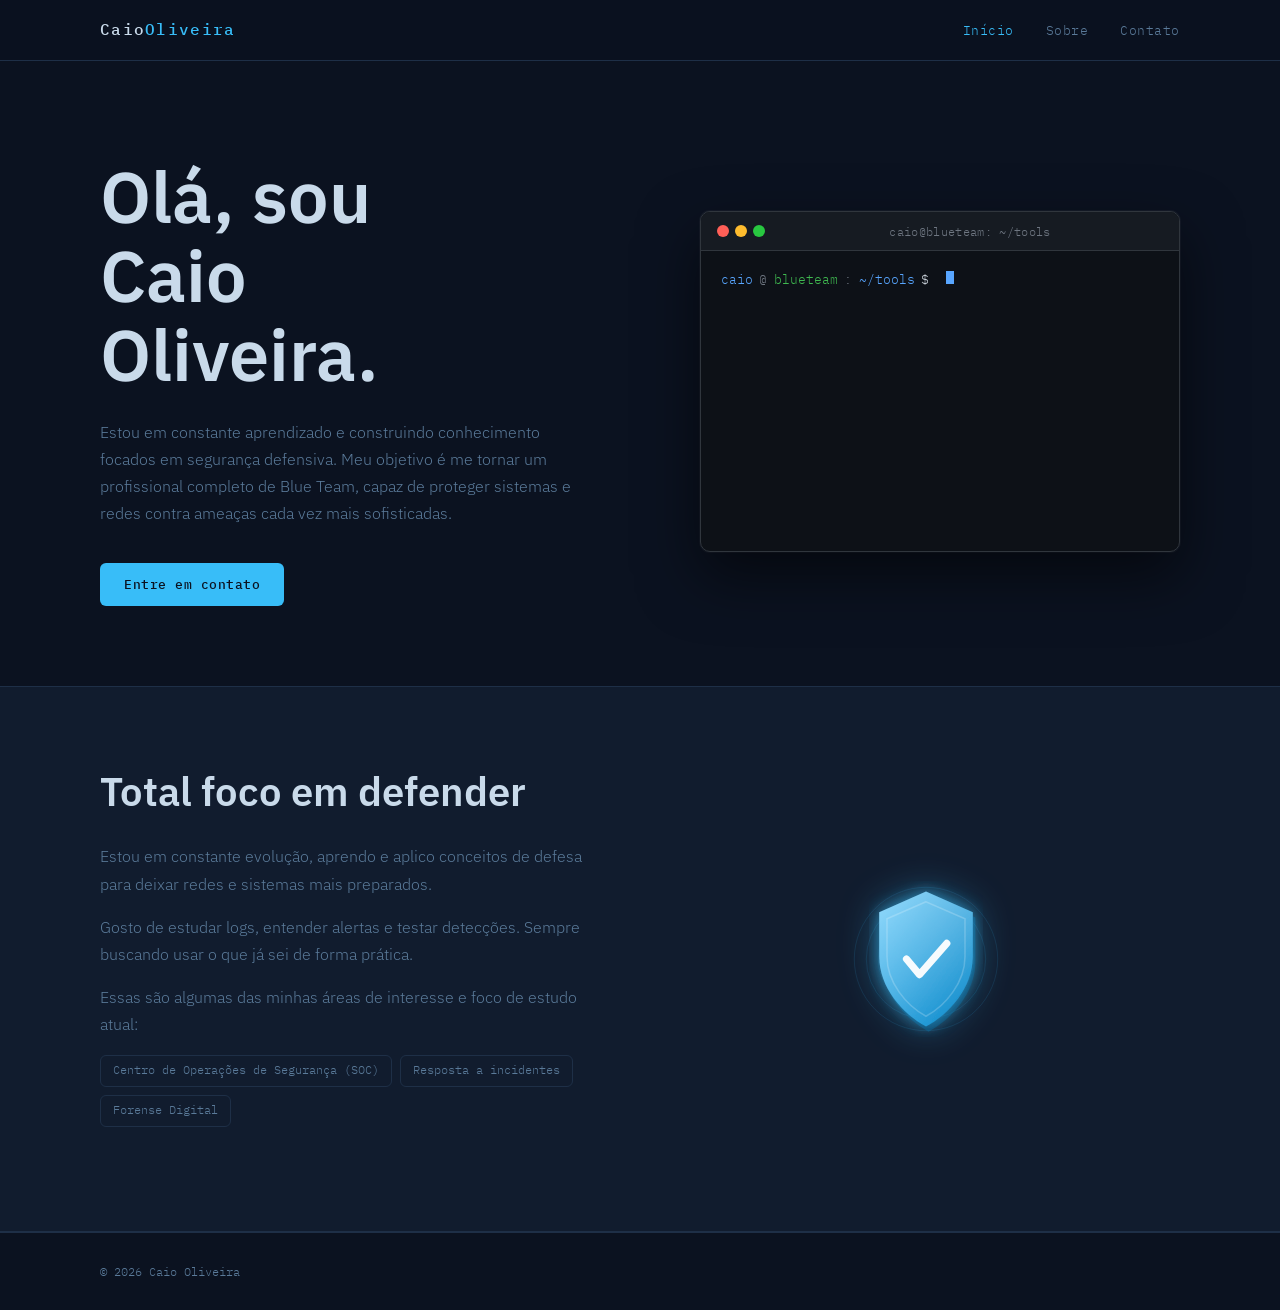
<file: portfolio-caio/index.html>
<!DOCTYPE html>
<html lang="pt-BR">
<head>
  <meta charset="UTF-8" />
  <meta name="viewport" content="width=device-width, initial-scale=1.0" />
  <meta name="description" content="Portfólio de Caio Oliveira — estudante de Ciência da Computação e cibersegurança com foco em Blue Team." />
  <title>Caio Oliveira — Blue Team Portfolio</title>
  <link rel="preconnect" href="https://fonts.googleapis.com" />
  <link rel="preconnect" href="https://fonts.gstatic.com" crossorigin />
  <link href="https://fonts.googleapis.com/css2?family=IBM+Plex+Mono:wght@400;500&family=IBM+Plex+Sans:wght@300;400;600&display=swap" rel="stylesheet" />
  <link rel="stylesheet" href="css/style.css" />
</head>
<body>

  <header class="site-header">
    <nav class="nav" aria-label="Navegação principal">
      <a class="nav__logo" href="index.html">Caio<span>Oliveira</span></a>
      <ul class="nav__links" role="list">
        <li><a href="index.html" class="nav__link nav__link--active" aria-current="page">Início</a></li>
        <li><a href="pages/sobre.html" class="nav__link">Sobre</a></li>
        <li><a href="pages/contato.html" class="nav__link">Contato</a></li>
      </ul>
      <button class="nav__toggle" aria-label="Abrir menu" aria-expanded="false">
        <span></span><span></span><span></span>
      </button>
    </nav>
  </header>

  <main>

    <!-- Seção de boas-vindas -->
    <section class="hero" aria-labelledby="hero-title">
      <div class="container hero__inner">
        <div class="hero__content">
          <h1 id="hero-title" class="hero__title">
            Olá, sou<br/>Caio<br/>Oliveira.
          </h1>
          <p class="hero__desc">
            Estou em constante aprendizado e construindo conhecimento focados em segurança defensiva. Meu objetivo é me tornar um profissional completo de Blue Team, capaz de proteger sistemas e redes contra ameaças cada vez mais sofisticadas.
          </p>
          <div class="hero__cta">
            <a class="btn btn--primary" href="pages/contato.html">Entre em contato</a>
          </div>
        </div>
        <div class="hero__terminal" aria-hidden="true">
          <div class="term-bar">
            <div class="term-bar__dots">
              <span class="dot dot--red"></span>
              <span class="dot dot--yellow"></span>
              <span class="dot dot--green"></span>
            </div>
            <span class="term-bar__title">caio@blueteam: ~/tools</span>
          </div>
          <div class="term-body" id="term-body">
            <!-- conteúdo do terminal linux, gerado pelo JavaScript -->
          </div>
        </div>
      </div>
    </section>

    <section class="about section" aria-labelledby="about-title">
      <div class="container about__grid">
        <div class="about__text">
          <h2 id="about-title" class="section__title">Total foco em defender</h2>
          <p>
            Estou em constante evolução, aprendo e aplico conceitos de defesa para deixar redes
            e sistemas mais preparados.
          </p>
          <p>
            Gosto de estudar logs, entender alertas e testar detecções. Sempre buscando usar
            o que já sei de forma prática.
          </p>
          <p>
            Essas são algumas das minhas áreas de interesse e foco de estudo atual:
          </p>
          <ul class="skill-tags" role="list">
            <li>Centro de Operações de Segurança (SOC) </li>
            <li>Resposta a incidentes</li>
            <li>Forense Digital</li>
          </ul>
        </div>
        <div class="about__visual" aria-hidden="true">
          <div class="shield-display">
            <span class="shield-ring shield-ring--1"></span>
            <span class="shield-ring shield-ring--2"></span>
            <span class="shield-ring shield-ring--3"></span>
            <svg class="shield-main" viewBox="0 0 100 120" xmlns="http://www.w3.org/2000/svg">
              <defs>
                <linearGradient id="sg1" x1="0%" y1="0%" x2="100%" y2="100%">
                  <stop offset="0%"   stop-color="#7dd3fc" />
                  <stop offset="100%" stop-color="#0284c7" />
                </linearGradient>
                <linearGradient id="sg2" x1="0%" y1="0%" x2="0%" y2="100%">
                  <stop offset="0%"   stop-color="rgba(255,255,255,0.18)" />
                  <stop offset="100%" stop-color="rgba(255,255,255,0)" />
                </linearGradient>
                <filter id="sglow">
                  <feDropShadow dx="0" dy="0" stdDeviation="6" flood-color="#38bdf8" flood-opacity="0.6"/>
                </filter>
              </defs>
              <path d="M50 8 L14 24 L14 58 C14 82 32 102 50 112 C68 102 86 82 86 58 L86 24 Z"
                fill="#0369a1" opacity="0.4" transform="translate(2,4)" />
              <path d="M50 8 L14 24 L14 58 C14 82 32 102 50 112 C68 102 86 82 86 58 L86 24 Z"
                fill="url(#sg1)" filter="url(#sglow)" />
              <path d="M50 8 L14 24 L14 58 C14 82 32 102 50 112 C68 102 86 82 86 58 L86 24 Z"
                fill="url(#sg2)" />
              <path d="M50 16 L20 29 L20 58 C20 78 35 96 50 104 C65 96 80 78 80 58 L80 29 Z"
                fill="none" stroke="rgba(255,255,255,0.2)" stroke-width="1.2" />
              <path d="M35 60 L45 72 L66 48"
                stroke="white" stroke-width="5.5"
                stroke-linecap="round" stroke-linejoin="round"
                fill="none" opacity="0.95" />
            </svg>
          </div>
        </div>
      </div>
    </section>

  </main>

  <footer class="site-footer">
    <div class="container site-footer__inner">
      <p class="site-footer__copy">© <span id="year">2026</span> Caio Oliveira</p>
      
    </div>
  </footer>

  <script>
    document.getElementById('year').textContent = new Date().getFullYear();
  </script>
  <script src="js/main.js"></script>
</body>
</html>
</file>
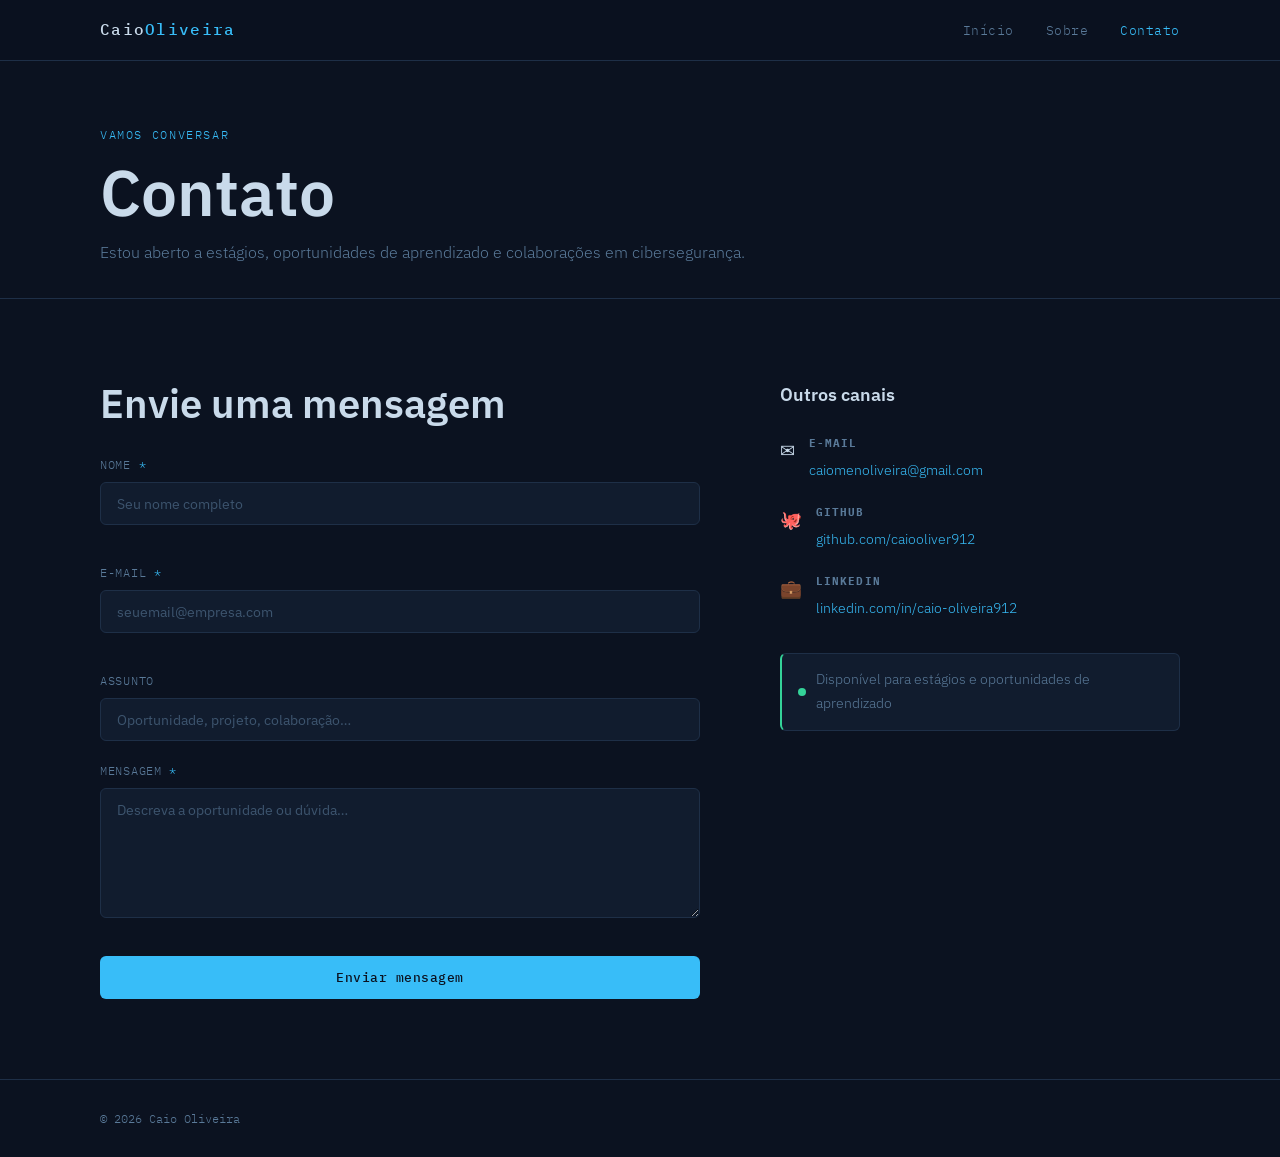
<file: portfolio-caio/pages/contato.html>
<!DOCTYPE html>
<html lang="pt-BR">
<head>
  <meta charset="UTF-8" />
  <meta name="viewport" content="width=device-width, initial-scale=1.0" />
  <meta name="description" content="Entre em contato com Caio Oliveira — estudante de Ciência da Computação e Blue Team." />
  <title>Caio Oliveira — Contato</title>
  <link rel="preconnect" href="https://fonts.googleapis.com" />
  <link rel="preconnect" href="https://fonts.gstatic.com" crossorigin />
  <link href="https://fonts.googleapis.com/css2?family=IBM+Plex+Mono:wght@400;500&family=IBM+Plex+Sans:wght@300;400;600&display=swap" rel="stylesheet" />
  <link rel="stylesheet" href="../css/style.css" />
</head>
<body>

  <header class="site-header">
    <nav class="nav" aria-label="Navegação principal">
      <a class="nav__logo" href="../index.html">Caio<span>Oliveira</span></a>
      <ul class="nav__links" role="list">
        <li><a href="../index.html" class="nav__link">Início</a></li>
        <li><a href="sobre.html" class="nav__link">Sobre</a></li>
        <li><a href="contato.html" class="nav__link nav__link--active" aria-current="page">Contato</a></li>
      </ul>
      <button class="nav__toggle" aria-label="Abrir menu" aria-expanded="false">
        <span></span><span></span><span></span>
      </button>
    </nav>
  </header>

  <main>

    <section class="page-hero">
      <div class="container">
        <p class="section__label">Vamos conversar</p>
        <h1 class="page-hero__title">Contato</h1>
        <p class="page-hero__desc">Estou aberto a estágios, oportunidades de aprendizado e colaborações em cibersegurança.</p>
      </div>
    </section>

    <section class="contact-section section" aria-labelledby="contact-title">
      <div class="container contact-section__grid">

        <div class="contact-form-wrap">
          <h2 id="contact-title" class="section__title">Envie uma mensagem</h2>
          <form class="contact-form" id="contact-form" novalidate>

            <div class="form-group">
              <label class="form-label" for="name">Nome <span aria-hidden="true">*</span></label>
              <input class="form-input" type="text" id="name" name="name"
                autocomplete="name" required aria-required="true"
                placeholder="Seu nome completo" />
              <span class="form-error" id="name-error" role="alert" aria-live="polite"></span>
            </div>

            <div class="form-group">
              <label class="form-label" for="email">E-mail <span aria-hidden="true">*</span></label>
              <input class="form-input" type="email" id="email" name="email"
                autocomplete="email" required aria-required="true"
                placeholder="seuemail@empresa.com" />
              <span class="form-error" id="email-error" role="alert" aria-live="polite"></span>
            </div>

            <div class="form-group">
              <label class="form-label" for="subject">Assunto</label>
              <input class="form-input" type="text" id="subject" name="subject"
                placeholder="Oportunidade, projeto, colaboração…" />
            </div>

            <div class="form-group">
              <label class="form-label" for="message">Mensagem <span aria-hidden="true">*</span></label>
              <textarea class="form-input form-textarea" id="message" name="message"
                rows="5" required aria-required="true"
                placeholder="Descreva a oportunidade ou dúvida…"></textarea>
              <span class="form-error" id="message-error" role="alert" aria-live="polite"></span>
            </div>

            <button class="btn btn--primary btn--full" type="button" id="submit-btn">
              Enviar mensagem
            </button>

            <p class="form-success visually-hidden" id="form-success" role="status" aria-live="polite">
              ✓ Mensagem enviada. Responderei em breve.
            </p>
          </form>
        </div>

        <aside class="contact-info" aria-label="Informações de contato">
          <h2 class="contact-info__title">Outros canais</h2>
          <ul class="contact-info__list" role="list">
            <li class="contact-info__item">
              <span class="contact-info__icon" aria-hidden="true">✉</span>
              <div>
                <strong>E-mail</strong>
                <a href="mailto:caiomenoliveira@gmail.com">caiomenoliveira@gmail.com</a>
              </div>
            </li>
            <li class="contact-info__item">
              <span class="contact-info__icon" aria-hidden="true">🐙</span>
              <div>
                <strong>GitHub</strong>
                <a href="https://github.com/caiooliver912" target="_blank" rel="noopener noreferrer">github.com/caiooliver912</a>
              </div>
            </li>
            <li class="contact-info__item">
              <span class="contact-info__icon" aria-hidden="true">💼</span>
              <div>
                <strong>LinkedIn</strong>
                <a href="https://www.linkedin.com/in/caio-oliveira912/" target="_blank" rel="noopener noreferrer">linkedin.com/in/caio-oliveira912</a>
              </div>
            </li>
          </ul>
          <div class="availability">
            <span class="availability__dot" aria-hidden="true"></span>
            <p>Disponível para estágios e oportunidades de aprendizado</p>
          </div>
        </aside>

      </div>
    </section>

  </main>

  <footer class="site-footer">
    <div class="container site-footer__inner">
      <p class="site-footer__copy">© <span id="year">2026</span> Caio Oliveira</p>
    </div>
  </footer>

  <script>
    document.getElementById('year').textContent = new Date().getFullYear();
  </script>
  <script src="../js/main.js"></script>
</body>
</html>
</file>
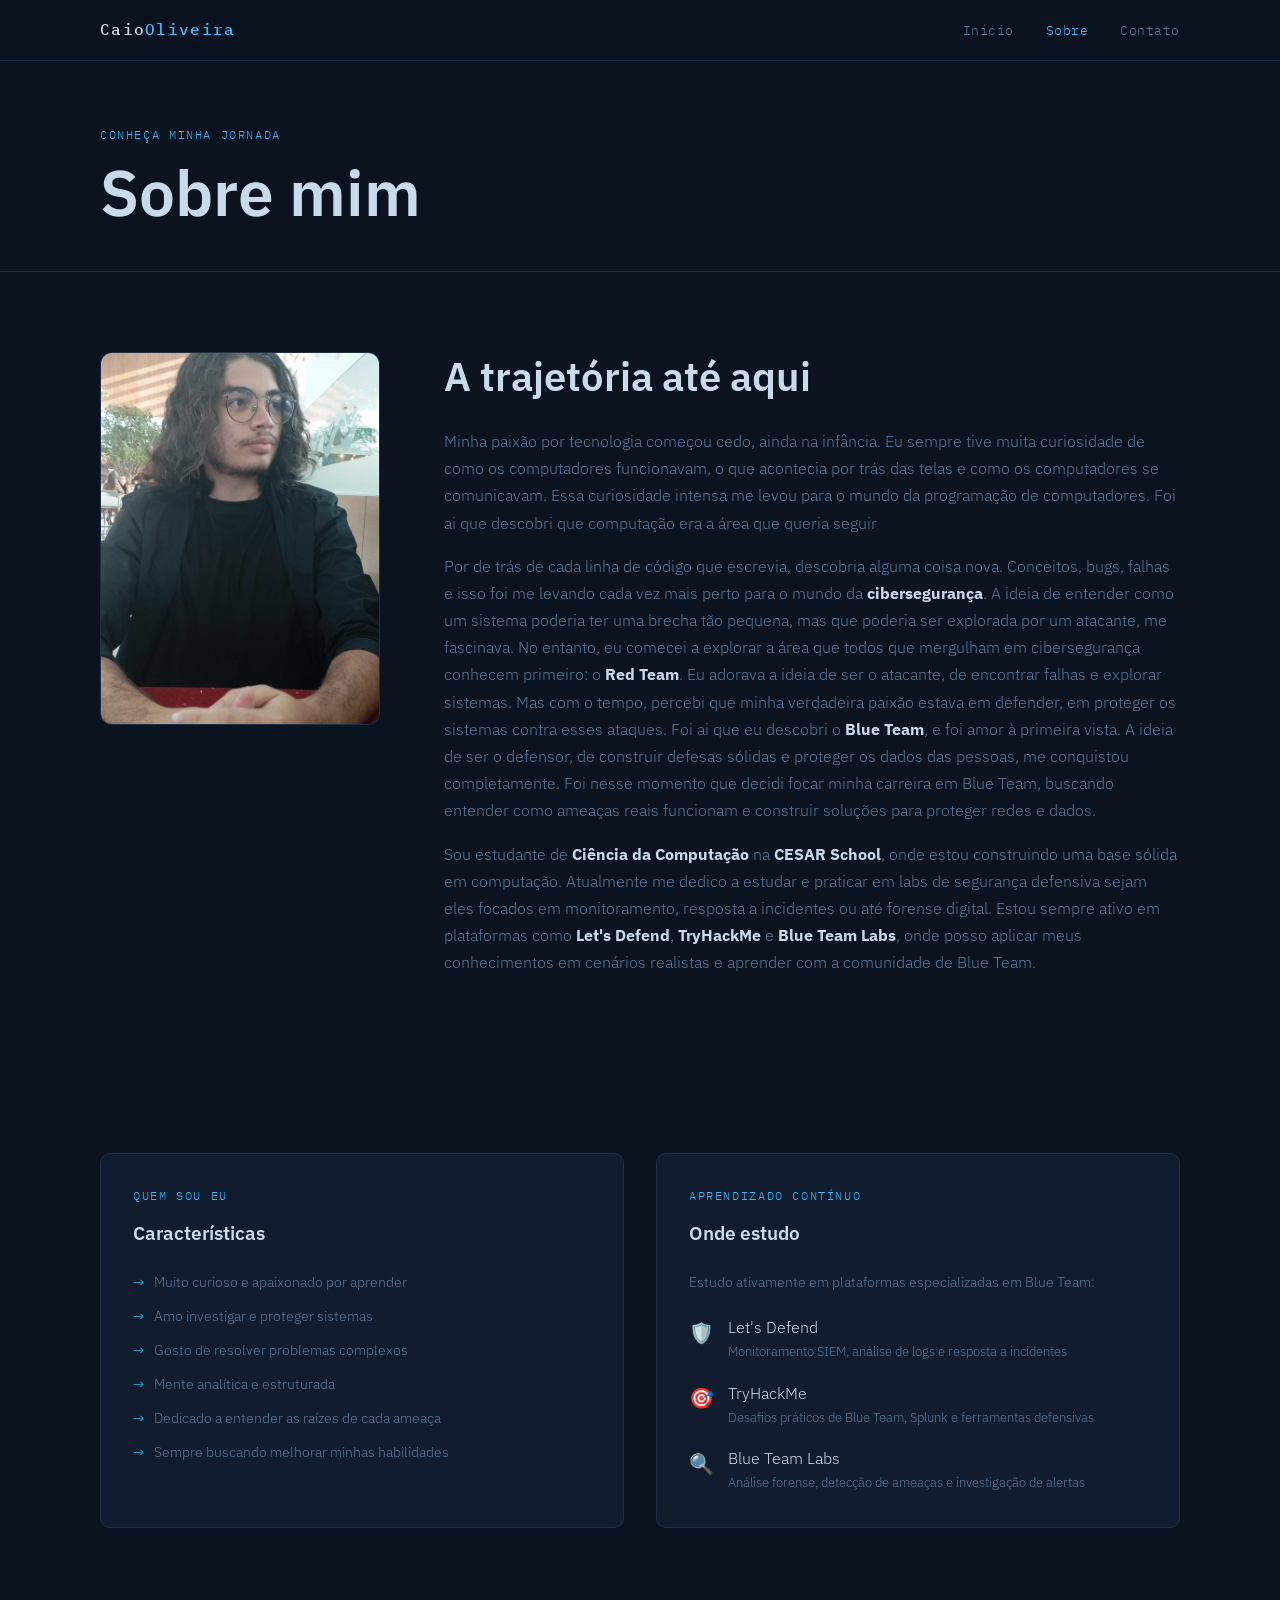
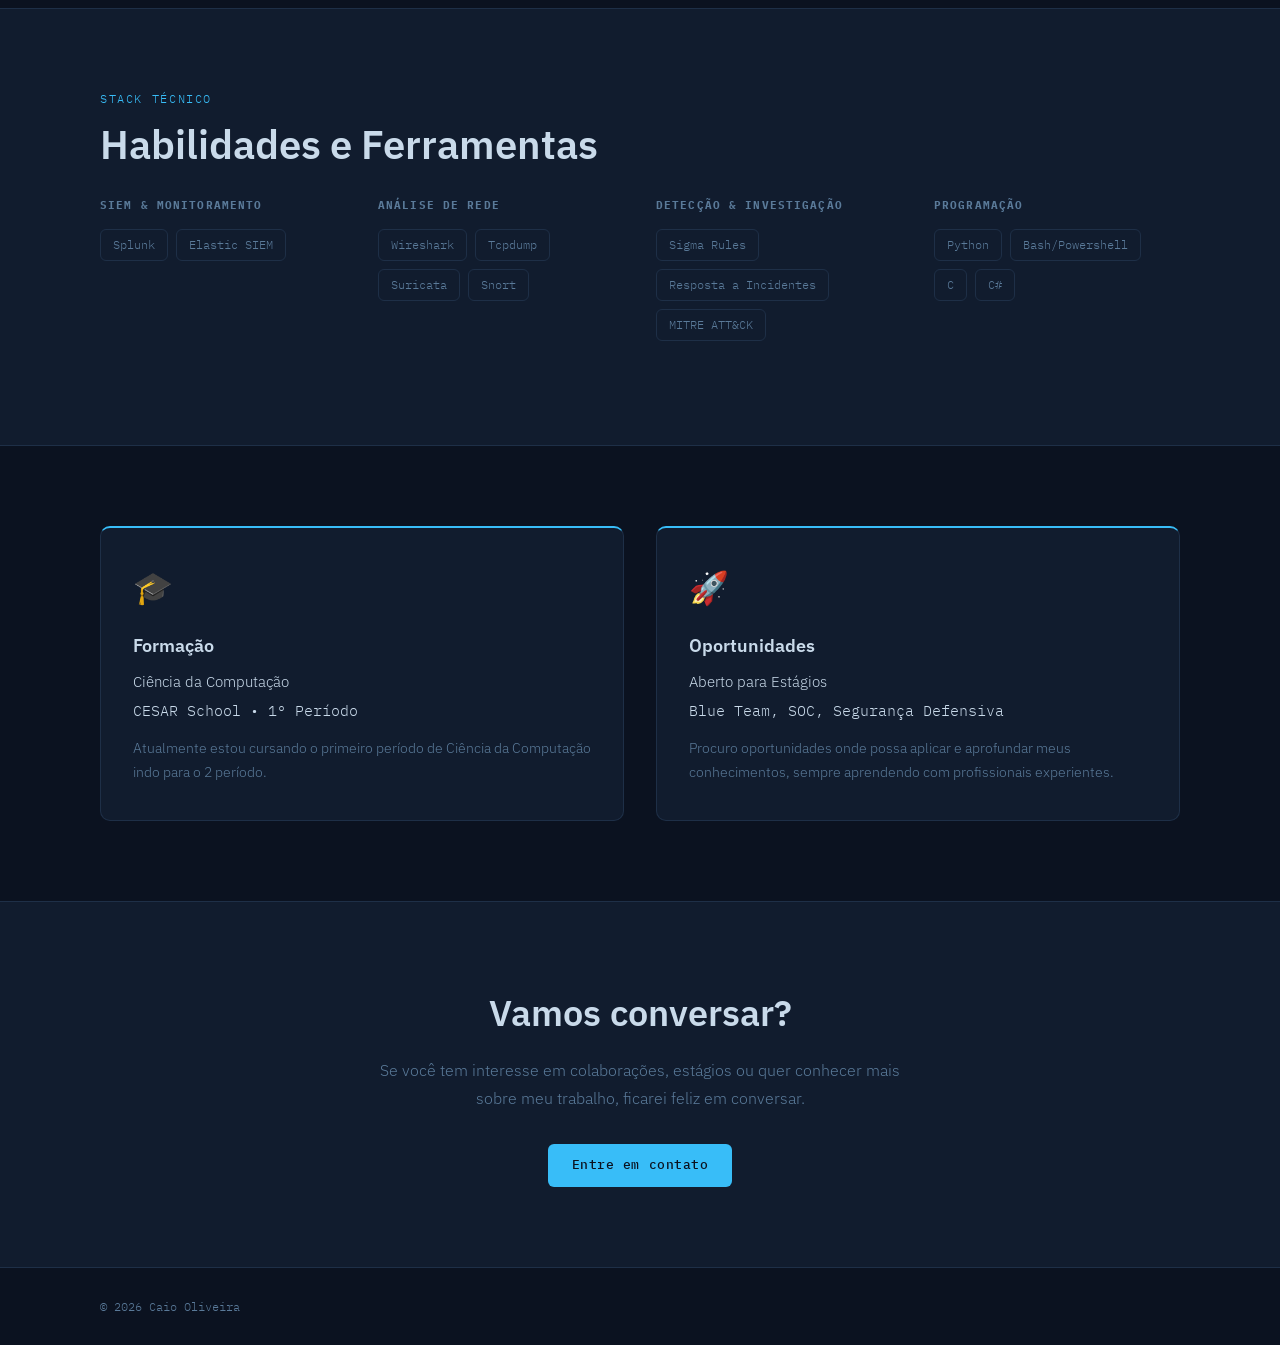
<file: portfolio-caio/pages/sobre.html>
<!DOCTYPE html>
<html lang="pt-BR">
<head>
  <meta charset="UTF-8" />
  <meta name="viewport" content="width=device-width, initial-scale=1.0" />
  <meta name="description" content="Sobre Caio Oliveira — trajetória em tecnologia, cibersegurança e Blue Team. Estudante de Ciência da Computação na CESAR School." />
  <title>Caio Oliveira — Sobre</title>
  <link rel="preconnect" href="https://fonts.googleapis.com" />
  <link rel="preconnect" href="https://fonts.gstatic.com" crossorigin />
  <link href="https://fonts.googleapis.com/css2?family=IBM+Plex+Mono:wght@400;500&family=IBM+Plex+Sans:wght@300;400;600&display=swap" rel="stylesheet" />
  <link rel="stylesheet" href="../css/style.css" />
</head>
<body>

  <header class="site-header">
    <nav class="nav" aria-label="Navegação principal">
      <a class="nav__logo" href="../index.html">Caio<span>Oliveira</span></a>
      <ul class="nav__links" role="list">
        <li><a href="../index.html" class="nav__link">Início</a></li>
        <li><a href="sobre.html" class="nav__link nav__link--active" aria-current="page">Sobre</a></li>
        <li><a href="contato.html" class="nav__link">Contato</a></li>
      </ul>
      <button class="nav__toggle" aria-label="Abrir menu" aria-expanded="false">
        <span></span><span></span><span></span>
      </button>
    </nav>
  </header>

  <main>

    <!-- topo da página sobre -->
    <section class="page-hero">
      <div class="container">
        <p class="section__label">Conheça minha jornada</p>
        <h1 class="page-hero__title">Sobre mim</h1>
      </div>
    </section>

    <!-- texto e foto principais -->
    <section class="about-expanded section" aria-labelledby="traj-title">
      <div class="container about-expanded__grid">
        
        <!-- bloco da foto -->
        <div class="about-expanded__photo">
          <img 
            src="../img/caio.jpg" 
            alt="Caio Oliveira — Estudante de Ciência da Computação" 
            class="profile-img"
          />
        </div>

        <!-- bloco do texto -->
        <div class="about-expanded__text">
          <h2 id="traj-title" class="section__title">A trajetória até aqui</h2>
          
          <p>
            Minha paixão por tecnologia começou cedo, ainda na infância. 
            Eu sempre tive muita curiosidade de como os computadores funcionavam, 
            o que acontecia por trás das telas e como os computadores se comunicavam. 
            Essa curiosidade intensa me levou para o mundo da programação de computadores. Foi ai que descobri que computação era a área que queria seguir
          </p>

          <p>
            Por de trás de cada linha de código que escrevia, descobria alguma coisa nova. Conceitos, bugs, falhas e isso foi me levando cada vez mais perto
            para o mundo da <strong>cibersegurança</strong>. A ideia de entender como um sistema poderia ter uma brecha tão pequena, 
            mas que poderia ser explorada por um atacante, me fascinava. No entanto, eu comecei a explorar a área que todos que mergulham em cibersegurança conhecem primeiro: o <strong>Red Team</strong>. Eu adorava a ideia de ser o atacante, de encontrar falhas e explorar sistemas. 
            Mas com o tempo, percebi que minha verdadeira paixão estava em defender, em proteger os sistemas contra esses ataques. 
            Foi ai que eu descobri o <strong>Blue Team</strong>, e foi amor à primeira vista. A ideia de ser o defensor, de construir defesas sólidas e proteger os dados das pessoas, me conquistou completamente.
            Foi nesse momento que decidi focar minha carreira em Blue Team, buscando entender como ameaças reais funcionam e construir soluções para proteger redes e dados.

          </p>

          <p>
            Sou estudante de <strong>Ciência da Computação</strong> na <strong>CESAR School</strong>, onde estou construindo uma base sólida em computação.
            Atualmente me dedico a estudar e praticar em labs de segurança defensiva sejam eles focados em monitoramento, resposta a incidentes ou até forense digital.
            Estou sempre ativo em plataformas como <strong>Let's Defend</strong>, <strong>TryHackMe</strong> e <strong>Blue Team Labs</strong>, onde posso aplicar meus conhecimentos em cenários realistas e aprender com a comunidade de Blue Team.
          </p>
        </div>

      </div>
    </section>

    <!-- meus pontos fortes e onde estudo -->
    <section class="journey-section section" aria-labelledby="char-title">
      <div class="container journey-grid">
        
        <!-- lista de características -->
        <div class="journey-card">
          <p class="section__label">Quem sou eu</p>
          <h3 id="char-title" class="journey-card__title">Características</h3>
          <ul class="journey-list" role="list">
            <li><span class="journey-list__icon">→</span> Muito curioso e apaixonado por aprender</li>
            <li><span class="journey-list__icon">→</span> Amo investigar e proteger sistemas</li>
            <li><span class="journey-list__icon">→</span> Gosto de resolver problemas complexos</li>
            <li><span class="journey-list__icon">→</span> Mente analítica e estruturada</li>
            <li><span class="journey-list__icon">→</span> Dedicado a entender as raízes de cada ameaça</li>
            <li><span class="journey-list__icon">→</span> Sempre buscando melhorar minhas habilidades</li>
          </ul>
        </div>

        <!-- plataformas que uso para treinar -->
        <div class="journey-card">
          <p class="section__label">Aprendizado Contínuo</p>
          <h3 class="journey-card__title">Onde estudo</h3>
          <p class="journey-card__desc">
            Estudo ativamente em plataformas especializadas em Blue Team:
          </p>
          <div class="study-platforms">
            <div class="platform-item">
              <span class="platform-icon">🛡️</span>
              <div>
                Let's Defend
                <p>Monitoramento SIEM, análise de logs e resposta a incidentes</p>
              </div>
            </div>
            <div class="platform-item">
              <span class="platform-icon">🎯</span>
              <div>
                TryHackMe
                <p>Desafios práticos de Blue Team, Splunk e ferramentas defensivas</p>
              </div>
            </div>
            <div class="platform-item">
              <span class="platform-icon">🔍</span>
              <div>
                Blue Team Labs
                <p>Análise forense, detecção de ameaças e investigação de alertas</p>
              </div>
            </div>
          </div>
        </div>

      </div>
    </section>

    <!-- skills e formação -->
    <section class="skills-expanded section" aria-labelledby="skills-title">
      <div class="container">
        <p class="section__label">Stack técnico</p>
        <h2 id="skills-title" class="section__title">Habilidades e Ferramentas</h2>
        
        <div class="skills-expanded__grid">
          
          <div class="skills-group">
            <h3 class="skills-group__title">SIEM & Monitoramento</h3>
            <ul class="skill-tags" role="list" aria-label="Ferramentas de SIEM">
              <li>Splunk</li>
              <li>Elastic SIEM</li>
            </ul>
          </div>

          <div class="skills-group">
            <h3 class="skills-group__title">Análise de Rede</h3>
            <ul class="skill-tags" role="list" aria-label="Ferramentas de análise">
              <li>Wireshark</li>
              <li>Tcpdump</li>
              <li>Suricata</li>
              <li>Snort</li>
            </ul>
          </div>

          <div class="skills-group">
            <h3 class="skills-group__title">Detecção & Investigação</h3>
            <ul class="skill-tags" role="list" aria-label="Ferramentas de detecção">
              <li>Sigma Rules</li>
              <li>Resposta a Incidentes</li>
              <li>MITRE ATT&CK</li>
              
            </ul>
          </div>

          <div class="skills-group">
            <h3 class="skills-group__title">Programação</h3>
            <ul class="skill-tags" role="list" aria-label="Linguagens">
              <li>Python</li>
              <li>Bash/Powershell</li>
              <li>C</li>
              <li>C#</li>
            </ul>
          </div>

        </div>

      </div>
    </section>

    <!-- formação e próximos passos -->
    <section class="formation-section section" aria-labelledby="form-title">
      <div class="container formation-grid">

        <div class="formation-card">
          <span class="formation-card__icon">🎓</span>
          <h3 id="form-title" class="formation-card__title">Formação</h3>
          <p>Ciência da Computação</p>
          <p class="formation-card__subtitle">CESAR School • 1º Período</p>
          <p class="formation-card__desc">
            Atualmente estou cursando o primeiro período de Ciência da Computação indo para o 2 período.
          </p>
        </div>

        <div class="formation-card">
          <span class="formation-card__icon">🚀</span>
          <h3 class="formation-card__title">Oportunidades</h3>
          <p>Aberto para Estágios</p>
          <p class="formation-card__subtitle">Blue Team, SOC, Segurança Defensiva</p>
          <p class="formation-card__desc">
            Procuro oportunidades onde possa aplicar e aprofundar meus conhecimentos, 
            sempre aprendendo com profissionais experientes.
          </p>
        </div>

      </div>
    </section>

    <!-- último chamado para ação -->
    <section class="about-cta section" aria-labelledby="cta-title">
      <div class="container about-cta__inner">
        <h2 id="cta-title" class="about-cta__title">Vamos conversar?</h2>
        <p class="about-cta__desc">Se você tem interesse em colaborações, estágios ou quer conhecer mais sobre meu trabalho, ficarei feliz em conversar.</p>
        <a href="contato.html" class="btn btn--primary">Entre em contato</a>
      </div>
    </section>

  </main>

  <footer class="site-footer">
    <div class="container site-footer__inner">
      <p class="site-footer__copy">© <span id="year">2026</span> Caio Oliveira</p>
      
    </div>
  </footer>

  <script>
    document.getElementById('year').textContent = new Date().getFullYear();
  </script>
  <script src="../js/main.js"></script>
</body>
</html>
</file>
<file: portfolio-caio/css/style.css>
/* Variáveis de estilo: cores, fontes, bordas e transições */
:root {
  --clr-bg:        #0b1220;
  --clr-surface:   #111c2e;
  --clr-border:    #1e2f47;
  --clr-text:      #c9daea;
  --clr-muted:     #5a7a99;
  --clr-accent:    #38bdf8;   /* azul-ciano — Blue Team */
  --clr-accent-bg: rgba(56,189,248,0.08);
  --clr-ok:        #34d399;

  --font-sans: 'IBM Plex Sans', sans-serif;
  --font-mono: 'IBM Plex Mono', monospace;

  --radius: 6px;
  --transition: 0.2s ease;
}

/* Reset básico e estilo base */
*, *::before, *::after { box-sizing: border-box; margin: 0; padding: 0; }
html { scroll-behavior: smooth; }

body {
  font-family: var(--font-sans);
  background: var(--clr-bg);
  color: var(--clr-text);
  line-height: 1.7;
  font-weight: 300;
  overflow-x: hidden;
}

a { color: inherit; text-decoration: none; }
ul { list-style: none; }
button { cursor: pointer; font: inherit; border: none; background: none; }
img { display: block; max-width: 100%; }

/* Utilitários rápidos */
.visually-hidden {
  position: absolute; width: 1px; height: 1px;
  padding: 0; margin: -1px; overflow: hidden;
  clip: rect(0,0,0,0); white-space: nowrap; border: 0;
}

.container {
  width: min(1080px, 100% - 2.5rem);
  margin-inline: auto;
}

.section { padding-block: 5rem; }

/* Cabeçalho e navegação */
.site-header {
  position: sticky;
  top: 0;
  z-index: 100;
  background: rgba(11,18,32,0.95);
  backdrop-filter: blur(12px);
  border-bottom: 1px solid var(--clr-border);
}

.nav {
  display: flex;
  align-items: center;
  justify-content: space-between;
  height: 60px;
  width: min(1080px, 100% - 2.5rem);
  margin-inline: auto;
}

.nav__logo {
  font-family: var(--font-mono);
  font-size: 1rem;
  font-weight: 500;
  letter-spacing: 0.08em;
  color: var(--clr-text);
}
.nav__logo span { color: var(--clr-accent); }

.nav__links {
  display: flex;
  gap: 2rem;
}

.nav__link {
  font-family: var(--font-mono);
  font-size: 0.8rem;
  color: var(--clr-muted);
  letter-spacing: 0.04em;
  transition: color var(--transition);
}
.nav__link:hover, .nav__link--active { color: var(--clr-accent); }

.nav__toggle {
  display: none;
  flex-direction: column;
  gap: 5px;
  padding: 4px;
}
.nav__toggle span {
  display: block;
  width: 20px; height: 2px;
  background: var(--clr-text);
  border-radius: 2px;
  transition: transform var(--transition), opacity var(--transition);
}

/* Botões do site */
.btn {
  display: inline-flex;
  align-items: center;
  padding: 0.65rem 1.5rem;
  border-radius: var(--radius);
  font-family: var(--font-mono);
  font-size: 0.82rem;
  letter-spacing: 0.04em;
  transition: all var(--transition);
}
.btn--primary {
  background: var(--clr-accent);
  color: var(--clr-bg);
  font-weight: 500;
}
.btn--primary:hover { background: #7dd3fc; }
.btn--ghost {
  border: 1px solid var(--clr-border);
  color: var(--clr-text);
}
.btn--ghost:hover { border-color: var(--clr-accent); color: var(--clr-accent); }
.btn--outline {
  border: 1px solid var(--clr-accent);
  color: var(--clr-accent);
}
.btn--outline:hover { background: var(--clr-accent-bg); }
.btn--full { width: 100%; justify-content: center; }

/* Títulos e rótulos */
.section__label {
  display: block;
  font-family: var(--font-mono);
  font-size: 0.72rem;
  letter-spacing: 0.14em;
  text-transform: uppercase;
  color: var(--clr-accent);
  margin-bottom: 0.75rem;
}

.section__title {
  font-size: clamp(1.75rem, 3.5vw, 2.5rem);
  font-weight: 600;
  line-height: 1.2;
  margin-bottom: 1.75rem;
}

/* Área principal (hero) */
.hero {
  padding-block: 6rem 5rem;
  border-bottom: 1px solid var(--clr-border);
}

.hero__inner {
  display: grid;
  grid-template-columns: 1fr auto;
  align-items: center;
  gap: 3rem;
}

.hero__label {
  display: flex;
  align-items: center;
  gap: 0.5rem;
  font-family: var(--font-mono);
  font-size: 0.75rem;
  letter-spacing: 0.1em;
  text-transform: uppercase;
  color: var(--clr-accent);
  margin-bottom: 1.25rem;
}

.shield-icon {
  width: 20px;
  height: 20px;
  flex-shrink: 0;
  filter: drop-shadow(0 0 6px rgba(56,189,248,0.5));
}

.hero__title {
  font-size: clamp(2.5rem, 6vw, 4.5rem);
  font-weight: 600;
  line-height: 1.1;
  margin-bottom: 1.5rem;
}

.hero__desc {
  color: var(--clr-muted);
  max-width: 480px;
  margin-bottom: 2.25rem;
  font-size: 1rem;
}

.hero__cta { display: flex; gap: 0.875rem; flex-wrap: wrap; }

/* Badge decorativo */
.hero__badge {
  position: relative;
  width: 140px; height: 140px;
  display: flex;
  align-items: center;
  justify-content: center;
  flex-shrink: 0;
}

.badge__initials {
  font-family: var(--font-mono);
  font-size: 2.5rem;
  font-weight: 500;
  color: var(--clr-accent);
  z-index: 1;
}

.badge__ring {
  position: absolute;
  inset: 0;
  border-radius: 50%;
  border: 1px solid var(--clr-border);
  background: var(--clr-surface);
}

/* Estilo do terminal fake */
.hero__terminal {
  flex-shrink: 0;
  width: 480px;
  background: #0d1117;
  border: 1px solid #30363d;
  border-radius: 10px;
  overflow: hidden;
  box-shadow: 0 24px 60px rgba(0,0,0,0.55), 0 0 0 1px rgba(255,255,255,0.04);
  font-family: var(--font-mono);
  font-size: 0.82rem;
  line-height: 1.65;
}

.term-bar {
  display: flex;
  align-items: center;
  gap: 0.75rem;
  background: #161b22;
  border-bottom: 1px solid #30363d;
  padding: 0.6rem 1rem;
}

.term-bar__dots { display: flex; gap: 6px; }
.dot {
  width: 12px; height: 12px;
  border-radius: 50%;
}
.dot--red    { background: #ff5f57; }
.dot--yellow { background: #febc2e; }
.dot--green  { background: #28c840; }

.term-bar__title {
  font-size: 0.72rem;
  color: #6e7681;
  letter-spacing: 0.03em;
  margin: 0 auto;
}

.term-body {
  padding: 1.1rem 1.25rem 1.4rem;
  min-height: 300px;
  color: #c9d1d9;
}

/* Linhas do terminal */
.t-line { display: flex; align-items: baseline; gap: 0.4rem; margin-bottom: 0.1rem; }

.t-prompt-user  { color: #58a6ff; }
.t-prompt-at    { color: #6e7681; }
.t-prompt-host  { color: #3fb950; }
.t-prompt-colon { color: #6e7681; }
.t-prompt-path  { color: #58a6ff; }
.t-prompt-dollar{ color: #c9d1d9; margin-right: 0.25rem; }

.t-cmd   { color: #e6edf3; }
.t-flag  { color: #d2a8ff; }
.t-file  { color: #79c0ff; }

.t-out   { color: #8b949e; padding-left: 0; margin-bottom: 0.05rem; }
.t-ok    { color: #3fb950; }
.t-warn  { color: #d29922; }
.t-info  { color: #58a6ff; }
.t-dim   { color: #484f58; }
.t-motto { color: #3fb950; font-weight: 500; }

.t-cursor {
  display: inline-block;
  width: 8px; height: 1em;
  background: #58a6ff;
  vertical-align: text-bottom;
  animation: blink 1.1s step-end infinite;
}

@keyframes blink {
  0%, 100% { opacity: 1; }
  50%       { opacity: 0; }
}

/* Sobre mim */
.about {
  background: var(--clr-surface);
  border-bottom: 1px solid var(--clr-border);
}

.about__grid {
  display: grid;
  grid-template-columns: 1fr 1fr;
  gap: 4rem;
}

.about__text p {
  color: var(--clr-muted);
  margin-bottom: 1rem;
}

/* ── Escudo animado ── */
.about__visual {
  display: flex;
  align-items: center;
  justify-content: center;
}

.shield-display {
  position: relative;
  width: 220px;
  height: 220px;
  display: flex;
  flex-direction: column;
  align-items: center;
  justify-content: center;
  gap: 1rem;
}

/* Anéis de radar */
.shield-ring {
  position: absolute;
  border-radius: 50%;
  border: 1px solid rgba(56,189,248,0.2);
  top: 50%; left: 50%;
  transform: translate(-50%, -50%) scale(0.6);
  animation: radarPulse 3s ease-out infinite;
}
.shield-ring--1 { width: 160px; height: 160px; animation-delay: 0s; }
.shield-ring--2 { width: 200px; height: 200px; animation-delay: 0.8s; }
.shield-ring--3 { width: 240px; height: 240px; animation-delay: 1.6s; }

@keyframes radarPulse {
  0%   { transform: translate(-50%, -50%) scale(0.6); opacity: 0.7; }
  100% { transform: translate(-50%, -50%) scale(1.1); opacity: 0; }
}

.shield-main {
  width: 130px;
  height: auto;
  position: relative;
  z-index: 1;
  filter: drop-shadow(0 0 18px rgba(56,189,248,0.4));
  animation: shieldFloat 4s ease-in-out infinite;
}

@keyframes shieldFloat {
  0%, 100% { transform: translateY(0); }
  50%       { transform: translateY(-8px); }
}

.shield-label {
  font-family: var(--font-mono);
  font-size: 0.72rem;
  letter-spacing: 0.18em;
  text-transform: uppercase;
  color: var(--clr-accent);
  position: relative;
  z-index: 1;
}

.skill-tags {
  display: flex;
  flex-wrap: wrap;
  gap: 0.5rem;
  margin-bottom: 1.5rem;
}

.skill-tags li {
  font-family: var(--font-mono);
  font-size: 0.75rem;
  padding: 0.3rem 0.75rem;
  border: 1px solid var(--clr-border);
  border-radius: var(--radius);
  color: var(--clr-muted);
  transition: all var(--transition);
}
.skill-tags li:hover {
  border-color: var(--clr-accent);
  color: var(--clr-accent);
  background: var(--clr-accent-bg);
}

.cert-list {
  display: flex;
  gap: 0.5rem;
  flex-wrap: wrap;
}
.cert {
  font-family: var(--font-mono);
  font-size: 0.72rem;
  color: var(--clr-accent);
  background: var(--clr-accent-bg);
  border: 1px solid rgba(56,189,248,0.25);
  padding: 0.25rem 0.65rem;
  border-radius: var(--radius);
}

/* Cards de projetos */
.projects-grid {
  display: grid;
  grid-template-columns: repeat(auto-fill, minmax(300px, 1fr));
  gap: 1.25rem;
}
.projects-grid--full { grid-template-columns: repeat(auto-fill, minmax(320px, 1fr)); }

.project-card {
  background: var(--clr-surface);
  border: 1px solid var(--clr-border);
  border-radius: var(--radius);
  padding: 1.5rem;
  display: flex;
  flex-direction: column;
  gap: 0.75rem;
  transition: border-color var(--transition), transform var(--transition);
}
.project-card:hover {
  border-color: var(--clr-accent);
  transform: translateY(-2px);
}

.project-card--wide { grid-column: span 2; }

.project-card__header { display: flex; align-items: center; }

.project-card__tag {
  font-family: var(--font-mono);
  font-size: 0.68rem;
  letter-spacing: 0.1em;
  text-transform: uppercase;
  color: var(--clr-accent);
  background: var(--clr-accent-bg);
  border: 1px solid rgba(56,189,248,0.2);
  padding: 0.2rem 0.6rem;
  border-radius: 4px;
}

.project-card__title {
  font-size: 1.1rem;
  font-weight: 600;
  line-height: 1.35;
  color: var(--clr-text);
}

.project-card__desc {
  font-size: 0.9rem;
  color: var(--clr-muted);
  flex: 1;
}

.project-card__footer {
  display: flex;
  align-items: flex-end;
  justify-content: space-between;
  gap: 1rem;
  padding-top: 0.875rem;
  border-top: 1px solid var(--clr-border);
  margin-top: auto;
}

.project-card__stack {
  display: flex;
  flex-wrap: wrap;
  gap: 0.35rem;
}
.project-card__stack li {
  font-family: var(--font-mono);
  font-size: 0.65rem;
  color: var(--clr-muted);
  background: var(--clr-bg);
  border: 1px solid var(--clr-border);
  padding: 0.15rem 0.5rem;
  border-radius: 3px;
}

.project-card__actions { display: flex; gap: 0.75rem; flex-shrink: 0; }

.project-card__link {
  font-family: var(--font-mono);
  font-size: 0.75rem;
  color: var(--clr-accent);
  white-space: nowrap;
  transition: color var(--transition);
}
.project-card__link:hover { color: #fff; }
.project-card__link--sec { color: var(--clr-muted); }
.project-card__link--sec:hover { color: var(--clr-text); }

.project-card.hidden { display: none; }

/* Destaques */
.highlights { border-bottom: 1px solid var(--clr-border); }
.highlights__more { margin-top: 2.5rem; text-align: center; }

/* Topo das páginas internas */
.page-hero {
  padding-block: 4rem 2rem;
  border-bottom: 1px solid var(--clr-border);
}

.page-hero__title {
  font-size: clamp(2.5rem, 6vw, 4rem);
  font-weight: 600;
  line-height: 1.1;
  margin-bottom: 0.75rem;
}

.page-hero__desc {
  color: var(--clr-muted);
  font-size: 1rem;
}

/* Filtro de projetos */
.filter-bar {
  background: var(--clr-surface);
  border-bottom: 1px solid var(--clr-border);
  position: sticky;
  top: 60px;
  z-index: 50;
}

.filter-bar__inner {
  display: flex;
  gap: 0.5rem;
  flex-wrap: wrap;
  padding-block: 0.75rem;
  width: min(1080px, 100% - 2.5rem);
  margin-inline: auto;
}

.filter-btn {
  font-family: var(--font-mono);
  font-size: 0.72rem;
  letter-spacing: 0.08em;
  text-transform: uppercase;
  color: var(--clr-muted);
  padding: 0.35rem 0.9rem;
  border: 1px solid var(--clr-border);
  border-radius: var(--radius);
  transition: all var(--transition);
}
.filter-btn:hover,
.filter-btn--active {
  color: var(--clr-accent);
  border-color: rgba(56,189,248,0.4);
  background: var(--clr-accent-bg);
}

/* estilos específicos da página de contato */
.contact-section__grid {
  display: grid;
  grid-template-columns: 1.2fr 0.8fr;
  gap: 5rem;
  align-items: start;
}

.contact-form-wrap .section__title { margin-bottom: 1.75rem; }

.form-group { display: flex; flex-direction: column; gap: 0.4rem; margin-bottom: 1.25rem; }

.form-label {
  font-family: var(--font-mono);
  font-size: 0.75rem;
  letter-spacing: 0.06em;
  text-transform: uppercase;
  color: var(--clr-muted);
}
.form-label span { color: var(--clr-accent); }

.form-input {
  width: 100%;
  background: var(--clr-surface);
  border: 1px solid var(--clr-border);
  border-radius: var(--radius);
  padding: 0.7rem 1rem;
  color: var(--clr-text);
  font-family: var(--font-sans);
  font-size: 0.9rem;
  outline: none;
  transition: border-color var(--transition);
}
.form-input:focus { border-color: var(--clr-accent); }
.form-input::placeholder { color: var(--clr-muted); opacity: 0.6; }
.form-input.input--error { border-color: #f87171; }
.form-textarea { resize: vertical; min-height: 130px; }

.form-error {
  font-family: var(--font-mono);
  font-size: 0.72rem;
  color: #f87171;
  min-height: 1em;
}

.form-success {
  margin-top: 1rem;
  padding: 0.75rem 1rem;
  background: rgba(52,211,153,0.08);
  border: 1px solid rgba(52,211,153,0.3);
  border-radius: var(--radius);
  font-family: var(--font-mono);
  font-size: 0.8rem;
  color: var(--clr-ok);
  text-align: center;
}

.contact-info__title {
  font-size: 1.15rem;
  font-weight: 600;
  margin-bottom: 1.5rem;
}

.contact-info__list { display: flex; flex-direction: column; gap: 1.25rem; margin-bottom: 2rem; }

.contact-info__item { display: flex; align-items: flex-start; gap: 0.875rem; }
.contact-info__icon { font-size: 1.1rem; flex-shrink: 0; margin-top: 0.1rem; }
.contact-info__item strong {
  display: block;
  font-family: var(--font-mono);
  font-size: 0.68rem;
  letter-spacing: 0.1em;
  text-transform: uppercase;
  color: var(--clr-muted);
  margin-bottom: 0.2rem;
}
.contact-info__item a {
  font-size: 0.9rem;
  color: var(--clr-accent);
  transition: color var(--transition);
}
.contact-info__item a:hover { color: #fff; }

.availability {
  display: flex;
  align-items: center;
  gap: 0.65rem;
  padding: 0.875rem 1rem;
  background: var(--clr-surface);
  border: 1px solid var(--clr-border);
  border-left: 2px solid var(--clr-ok);
  border-radius: var(--radius);
}
.availability__dot {
  width: 8px; height: 8px;
  border-radius: 50%;
  background: var(--clr-ok);
  flex-shrink: 0;
  animation: pulse 2.5s ease-in-out infinite;
  color: var(--clr-ok);
}
.availability p { font-size: 0.875rem; color: var(--clr-muted); }

@keyframes pulse {
  0%, 100% { opacity: 1; }
  50%       { opacity: 0.4; }
}

/* Rodapé */
.site-footer {
  border-top: 1px solid var(--clr-border);
  padding-block: 1.75rem;
}

.site-footer__inner {
  display: flex;
  align-items: center;
  justify-content: space-between;
  gap: 1rem;
  flex-wrap: wrap;
}

.site-footer__copy {
  font-family: var(--font-mono);
  font-size: 0.78rem;
  color: var(--clr-muted);
}

.site-footer__nav { display: flex; gap: 1.75rem; }
.site-footer__nav a {
  font-family: var(--font-mono);
  font-size: 0.78rem;
  color: var(--clr-muted);
  transition: color var(--transition);
}
.site-footer__nav a:hover { color: var(--clr-accent); }

/* SOBRE — PERFIL */
.about-expanded__grid {
  display: grid;
  grid-template-columns: 280px 1fr;
  gap: 4rem;
  align-items: start;
}

.about-expanded__photo {
  position: relative;
}

.profile-img {
  width: 100%;
  aspect-ratio: 3/4;
  object-fit: cover;
  object-position: center top;
  border-radius: 12px;
  border: 1px solid var(--clr-border);
  display: block;
  filter: grayscale(20%);
  transition: filter var(--transition);
}
.profile-img:hover { filter: grayscale(0%); }

.about-expanded__text p {
  color: var(--clr-muted);
  margin-bottom: 1rem;
  font-size: 1rem;
}
.about-expanded__text p strong { color: var(--clr-text); }

/* SOBRE — JOURNEY */
.journey-grid {
  display: grid;
  grid-template-columns: 1fr 1fr;
  gap: 2rem;
}

.journey-card {
  background: var(--clr-surface);
  border: 1px solid var(--clr-border);
  border-radius: 10px;
  padding: 2rem;
}

.journey-card__title {
  font-size: 1.2rem;
  font-weight: 600;
  margin-bottom: 1.25rem;
}

.journey-card__desc {
  color: var(--clr-muted);
  font-size: 0.9rem;
  margin-bottom: 1.25rem;
}
.journey-card__desc strong { color: var(--clr-text); }

.journey-list {
  display: flex;
  flex-direction: column;
  gap: 0.6rem;
}
.journey-list li {
  display: flex;
  align-items: flex-start;
  gap: 0.6rem;
  font-size: 0.9rem;
  color: var(--clr-muted);
}
.journey-list__icon { color: var(--clr-accent); flex-shrink: 0; }

.study-platforms {
  display: flex;
  flex-direction: column;
  gap: 1rem;
}

.platform-item {
  display: flex;
  align-items: flex-start;
  gap: 0.875rem;
}
.platform-icon {
  font-size: 1.25rem;
  flex-shrink: 0;
  margin-top: 0.1rem;
}
.platform-item strong {
  display: block;
  font-size: 0.9rem;
  margin-bottom: 0.2rem;
  color: var(--clr-text);
}
.platform-item p {
  font-size: 0.82rem;
  color: var(--clr-muted);
}

/* SOBRE — SKILLS EXPANDED */
.skills-expanded { background: var(--clr-surface); border-block: 1px solid var(--clr-border); }

.skills-expanded__grid {
  display: grid;
  grid-template-columns: repeat(4, 1fr);
  gap: 2rem;
}

.skills-group__title {
  font-family: var(--font-mono);
  font-size: 0.7rem;
  letter-spacing: 0.1em;
  text-transform: uppercase;
  color: var(--clr-muted);
  margin-bottom: 0.875rem;
}

/* SOBRE — FORMAÇÃO */
.formation-grid {
  display: grid;
  grid-template-columns: 1fr 1fr;
  gap: 2rem;
}

.formation-card {
  background: var(--clr-surface);
  border: 1px solid var(--clr-border);
  border-top: 2px solid var(--clr-accent);
  border-radius: 10px;
  padding: 2rem;
}

.formation-card__icon { font-size: 2rem; display: block; margin-bottom: 1rem; }
.formation-card__title {
  font-size: 1.1rem;
  font-weight: 600;
  margin-bottom: 0.5rem;
}
.formation-card p { color: var(--clr-text); font-size: 0.95rem; margin-bottom: 0.2rem; }
.formation-card__subtitle {
  font-family: var(--font-mono);
  font-size: 0.75rem;
  color: var(--clr-accent);
  margin-bottom: 0.875rem !important;
}
.formation-card__desc {
  font-size: 0.875rem !important;
  color: var(--clr-muted) !important;
}

/* SOBRE — CTA FINAL */
.about-cta {
  background: var(--clr-surface);
  border-top: 1px solid var(--clr-border);
  text-align: center;
}
.about-cta__inner { max-width: 540px; margin-inline: auto; }
.about-cta__title {
  font-size: clamp(1.75rem, 3vw, 2.25rem);
  font-weight: 600;
  margin-bottom: 0.875rem;
}
.about-cta__desc {
  color: var(--clr-muted);
  margin-bottom: 2rem;
}

/* Responsividade e ajustes de layout */

/* Ajustes para tablet grande e desktop pequeno (≤ 960px) */
@media (max-width: 960px) {
  .hero__inner {
    grid-template-columns: 1fr;
  }
  .hero__terminal {
    width: 100%;
    max-width: 560px;
    margin-inline: auto;
  }
  .hero__title { font-size: clamp(2.25rem, 7vw, 3.5rem); }
  .hero__desc  { max-width: 100%; }
}

/* Ajustes para tablet (≤ 768px) */
@media (max-width: 768px) {
  .section { padding-block: 3.5rem; }
  .hero { padding-block: 4rem 3rem; }

  .about__grid {
    grid-template-columns: 1fr;
    gap: 2.5rem;
  }

  .about-expanded__grid {
    grid-template-columns: 1fr;
    gap: 2.5rem;
  }

  .about-expanded__photo {
    max-width: 280px;
    margin-inline: auto;
  }

  .journey-grid { grid-template-columns: 1fr; }
  .formation-grid { grid-template-columns: 1fr; }

  .skills-expanded__grid {
    grid-template-columns: repeat(2, 1fr);
    gap: 1.5rem;
  }

  .contact-section__grid {
    grid-template-columns: 1fr;
    gap: 2.5rem;
  }

  .site-footer__inner {
    flex-direction: column;
    align-items: flex-start;
    gap: 0.75rem;
  }

  .page-hero { padding-block: 3rem 1.5rem; }
}

/* Ajustes para mobile (≤ 600px) */
@media (max-width: 600px) {
  /* nav mobile */
  .nav__links { display: none; }
  .nav__links.nav__links--open {
    display: flex;
    flex-direction: column;
    position: fixed;
    inset-block: 60px 0;
    inset-inline: 0;
    background: rgba(11,18,32,0.98);
    align-items: center;
    justify-content: center;
    gap: 2rem;
    z-index: 99;
  }
  .nav__links.nav__links--open .nav__link { font-size: 1.1rem; }
  .nav__toggle { display: flex; }

  /* hero mobile */
  .hero { padding-block: 3.5rem 2.5rem; }
  .hero__title { font-size: clamp(2rem, 10vw, 2.75rem); }
  .hero__terminal { font-size: 0.72rem; }
  .term-body { padding: 0.875rem 1rem 1.1rem; }

  /* about mobile */
  .skill-tags li { font-size: 0.7rem; }
  .skills-expanded__grid { grid-template-columns: repeat(2, 1fr); }

  /* contato mobile */
  .contact-section { padding-block: 2.5rem; }
  .form-input { font-size: 1rem; } /* evita zoom no iOS */

  /* rodapé mobile */
  .site-footer__copy { font-size: 0.72rem; }
  .site-footer__nav  { gap: 1.25rem; }
}

/* Ajustes para mobile pequeno <= 380px) */
@media (max-width: 380px) {
  .container { width: calc(100% - 1.5rem); }
  .hero__label { font-size: 0.65rem; }
  .hero__title { font-size: 1.9rem; }
  .hero__desc  { font-size: 0.9rem; }
  .btn { padding: 0.6rem 1.1rem; font-size: 0.78rem; }
  .hero__terminal { font-size: 0.68rem; }
  .section__title { font-size: 1.5rem; }
}
</file>
